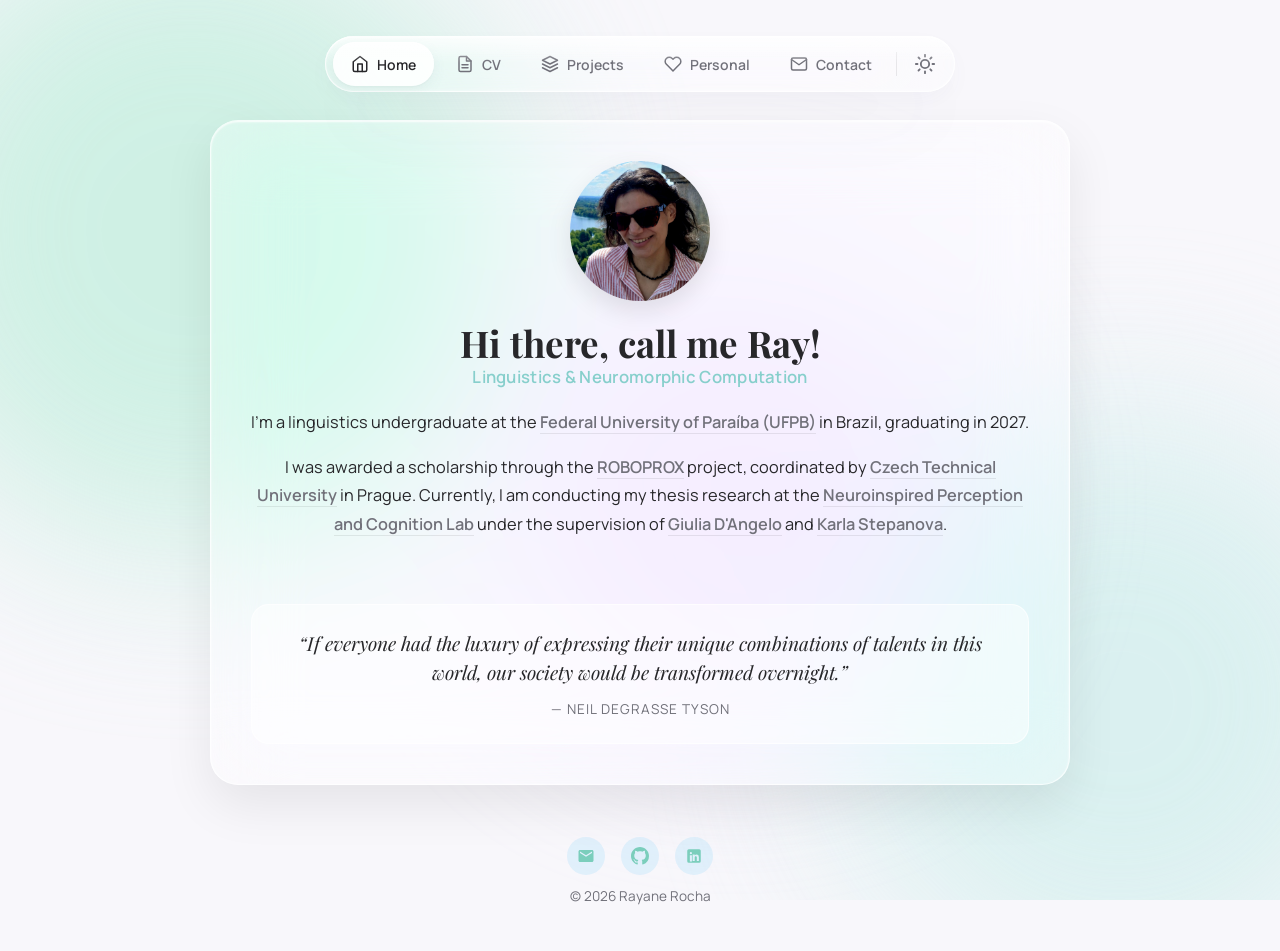
<file: index.html>
<!DOCTYPE html>
<html lang="en" data-theme="light">
<head>
    <meta charset="UTF-8">
    <meta name="viewport" content="width=device-width, initial-scale=1.0">
    <title>Rayane Rocha | Home</title>

    <!-- Apply the saved theme before paint so the page never flashes -->
    <script>(function(){var t=localStorage.getItem("theme")||"light";document.documentElement.setAttribute("data-theme",t);})();</script>

    <!-- Google Fonts: Inter & Playfair Display -->
    <link rel="preconnect" href="https://fonts.googleapis.com">
    <link rel="preconnect" href="https://fonts.gstatic.com" crossorigin>
    <link href="https://fonts.googleapis.com/css2?family=Manrope:wght@300;400;500;600;700;800&family=Playfair+Display:ital,wght@0,400;0,600;1,400&display=swap" rel="stylesheet">

    <!-- Styles -->
    <link rel="stylesheet" href="css/base.css">
    <link rel="stylesheet" href="css/nav.css">
    <link rel="stylesheet" href="css/content.css">
</head>
<body>

    <!-- Ambient mesh background blobs -->
    <div class="bg-mesh">
        <div class="blob blob-1"></div>
        <div class="blob blob-2"></div>
        <div class="blob blob-3"></div>
    </div>

    <div class="wrapper">

        <!-- ===== Shared navigation (keep identical on every page) ===== -->
        <nav class="liquid-nav" id="liquidNav">
            <div class="liquid-glare-container">
                <div class="liquid-glare" id="liquidGlare"></div>
            </div>

            <div class="nav-items">
                <a class="nav-btn" href="index.html" data-page="index">
                    <div class="btn-content">
                        <svg width="18" height="18" viewBox="0 0 24 24" fill="none" stroke="currentColor" stroke-width="2" stroke-linecap="round" stroke-linejoin="round">
                            <path d="M3 9l9-7 9 7v11a2 2 0 0 1-2 2H5a2 2 0 0 1-2-2z"></path>
                            <polyline points="9 22 9 12 15 12 15 22"></polyline>
                        </svg>
                        <span>Home</span>
                    </div>
                </a>

                <a class="nav-btn" href="cv.html" data-page="cv">
                    <div class="btn-content">
                        <svg width="18" height="18" viewBox="0 0 24 24" fill="none" stroke="currentColor" stroke-width="2" stroke-linecap="round" stroke-linejoin="round">
                            <path d="M14 2H6a2 2 0 0 0-2 2v16a2 2 0 0 0 2 2h12a2 2 0 0 0 2-2V8z"></path>
                            <polyline points="14 2 14 8 20 8"></polyline>
                            <line x1="16" y1="13" x2="8" y2="13"></line>
                            <line x1="16" y1="17" x2="8" y2="17"></line>
                        </svg>
                        <span>CV</span>
                    </div>
                </a>

                <a class="nav-btn" href="projects.html" data-page="projects">
                    <div class="btn-content">
                        <svg width="18" height="18" viewBox="0 0 24 24" fill="none" stroke="currentColor" stroke-width="2" stroke-linecap="round" stroke-linejoin="round">
                            <polygon points="12 2 2 7 12 12 22 7 12 2"></polygon>
                            <polyline points="2 17 12 22 22 17"></polyline>
                            <polyline points="2 12 12 17 22 12"></polyline>
                        </svg>
                        <span>Projects</span>
                    </div>
                </a>

                <a class="nav-btn" href="personal.html" data-page="personal">
                    <div class="btn-content">
                        <svg width="18" height="18" viewBox="0 0 24 24" fill="none" stroke="currentColor" stroke-width="2" stroke-linecap="round" stroke-linejoin="round">
                            <path d="M20.84 4.61a5.5 5.5 0 0 0-7.78 0L12 5.67l-1.06-1.06a5.5 5.5 0 0 0-7.78 7.78l1.06 1.06L12 21.23l7.78-7.78 1.06-1.06a5.5 5.5 0 0 0 0-7.78z"></path>
                        </svg>
                        <span>Personal</span>
                    </div>
                </a>

                <a class="nav-btn" href="contact.html" data-page="contact">
                    <div class="btn-content">
                        <svg width="18" height="18" viewBox="0 0 24 24" fill="none" stroke="currentColor" stroke-width="2" stroke-linecap="round" stroke-linejoin="round">
                            <path d="M4 4h16c1.1 0 2 .9 2 2v12c0 1.1-.9 2-2 2H4c-1.1 0-2-.9-2-2V6c0-1.1.9-2 2-2z"></path>
                            <polyline points="22,6 12,13 2,6"></polyline>
                        </svg>
                        <span>Contact</span>
                    </div>
                </a>
            </div>

            <div class="divider"></div>

            <button class="theme-btn" id="themeToggle" aria-label="Dark Mode Toggle">
                <div class="theme-icon-wrapper">
                    <svg class="sun" width="20" height="20" viewBox="0 0 24 24" fill="none" stroke="currentColor" stroke-linecap="round" stroke-linejoin="round">
                        <circle cx="12" cy="12" r="5"></circle>
                        <line x1="12" y1="1" x2="12" y2="3"></line>
                        <line x1="12" y1="21" x2="12" y2="23"></line>
                        <line x1="4.22" y1="4.22" x2="5.64" y2="5.64"></line>
                        <line x1="18.36" y1="18.36" x2="19.78" y2="19.78"></line>
                        <line x1="1" y1="12" x2="3" y2="12"></line>
                        <line x1="21" y1="12" x2="23" y2="12"></line>
                        <line x1="4.22" y1="19.78" x2="5.64" y2="18.36"></line>
                        <line x1="18.36" y1="5.64" x2="19.78" y2="4.22"></line>
                    </svg>
                    <svg class="moon" width="20" height="20" viewBox="0 0 24 24" fill="none" stroke="currentColor" stroke-linecap="round" stroke-linejoin="round">
                        <path d="M21 12.79A9 9 0 1 1 11.21 3 7 7 0 0 0 21 12.79z"></path>
                    </svg>
                </div>
            </button>
        </nav>
        <!-- ===== /Shared navigation ===== -->

        <!-- ===== Page content: HOME ===== -->
        <main class="main-content">
            <div class="hero-section">
                <img src="assets/profile_pic/rayane-profile-pic.jpg"
                     alt="Rayane Rocha"
                     class="profile-avatar"
                     onerror="this.src='https://placehold.co/150x150/e0c3fc/37352f?text=Ray';">

                <div>
                    <h1 class="bio-title">Hi there, call me Ray!</h1>
                    <span class="bio-subtitle">Linguistics &amp; Neuromorphic Computation</span>
                </div>

                <div class="bio-body">
                    <p>
                        I'm a linguistics undergraduate at the
                        <a href="https://www-ufpb-br.translate.goog/?_x_tr_sl=auto&_x_tr_tl=en&_x_tr_hl=pt-BR#" target="_blank" class="link">Federal University of Paraíba (UFPB)</a>
                        in Brazil, graduating in 2027.
                    </p>

                    <p>
                        I was awarded a scholarship through the
                        <a href="https://roboprox.eu/" target="_blank" class="link">ROBOPROX</a>
                        project, coordinated by
                        <a href="https://www.cvut.cz/en" target="_blank" class="link">Czech Technical University</a> in Prague. Currently, I am conducting my thesis research at the
                        <a href="https://giuliadangelo.github.io/html/npclab.html" target="_blank" class="link">Neuroinspired Perception and Cognition Lab</a> under the supervision of
                        <a href="https://giuliadangelo.github.io/" target="_blank" class="link">Giulia D'Angelo</a> and
                        <a href="http://karlastepanova.cz/" target="_blank" class="link">Karla Stepanova</a>.
                    </p>
                </div>

                <div class="quote-box">
                    <blockquote>
                        “If everyone had the luxury of expressing their unique combinations of talents in this world, our society would be transformed overnight.”
                    </blockquote>
                    <cite>— Neil DeGrasse Tyson</cite>
                </div>
            </div>
        </main>
        <!-- ===== /Page content ===== -->

        <!-- ===== Shared footer (keep identical on every page) ===== -->
        <footer>
            <div class="footer-socials">
                <a href="mailto:rayanerocha090@gmail.com" class="footer-icon-link" aria-label="Email">
                    <svg viewBox="0 0 24 24"><path d="M20 4H4c-1.1 0-2 .9-2 2v12c0 1.1.9 2 2 2h16c1.1 0 2-.9 2-2V6c0-1.1-.9-2-2-2zm0 4l-8 5-8-5V6l8 5 8-5v2z"/></svg>
                </a>
                <a href="https://github.com/peppermintbird" target="_blank" rel="noopener noreferrer" class="footer-icon-link" aria-label="GitHub">
                    <svg viewBox="0 0 24 24"><path d="M12 0C5.37 0 0 5.37 0 12c0 5.31 3.435 9.795 8.205 11.385.6.105.825-.255.825-.57 0-.285-.015-1.23-.015-2.235-3.015.555-3.795-.735-4.035-1.41-.135-.345-.72-1.41-1.23-1.695-.42-.225-1.02-.78-.015-.795.945-.015 1.62.87 1.845 1.23 1.08 1.815 2.805 1.305 3.495.99.105-.78.42-1.305.765-1.605-2.67-.3-5.46-1.335-5.46-5.925 0-1.305.465-2.385 1.23-3.225-.12-.3-.54-1.53.12-3.18 0 0 1.005-.315 3.3 1.23.96-.27 1.98-.405 3-.405s2.04.135 3 .405c2.295-1.56 3.3-1.23 3.3-1.23.66 1.65.24 2.88.12 3.18.765.84 1.23 1.905 1.23 3.225 0 4.605-2.805 5.625-5.475 5.925.435.375.81 1.095.81 2.22 0 1.605-.015 2.895-.015 3.3 0 .315.225.69.825.57A12.02 12.02 0 0024 12c0-6.63-5.37-12-12-12z"/></svg>
                </a>
                <a href="https://www.linkedin.com/in/rayane-rocha-ds/" target="_blank" rel="noopener noreferrer" class="footer-icon-link" aria-label="LinkedIn">
                    <svg viewBox="0 0 24 24"><path d="M19 3a2 2 0 0 1 2 2v14a2 2 0 0 1-2 2H5a2 2 0 0 1-2-2V5a2 2 0 0 1 2-2h14m-.5 15.5v-5.3a3.26 3.26 0 0 0-3.26-3.26c-.85 0-1.84.52-2.28 1.3v-1.11h-2.79v8.37h2.79v-4.93c0-.77.62-1.4 1.39-1.4a1.4 1.4 0 0 1 1.4 1.4v4.93h2.75M6.46 10.9v8.37H9.25V10.9H6.46M7.86 6.72a1.47 1.47 0 1 0 0 2.94 1.47 1.47 0 0 0 0-2.94z"/></svg>
                </a>
            </div>
            <span>© 2026 Rayane Rocha</span>
        </footer>
        <!-- ===== /Shared footer ===== -->

    </div>

    <script src="js/main.js"></script>
</body>
</html>
</file>
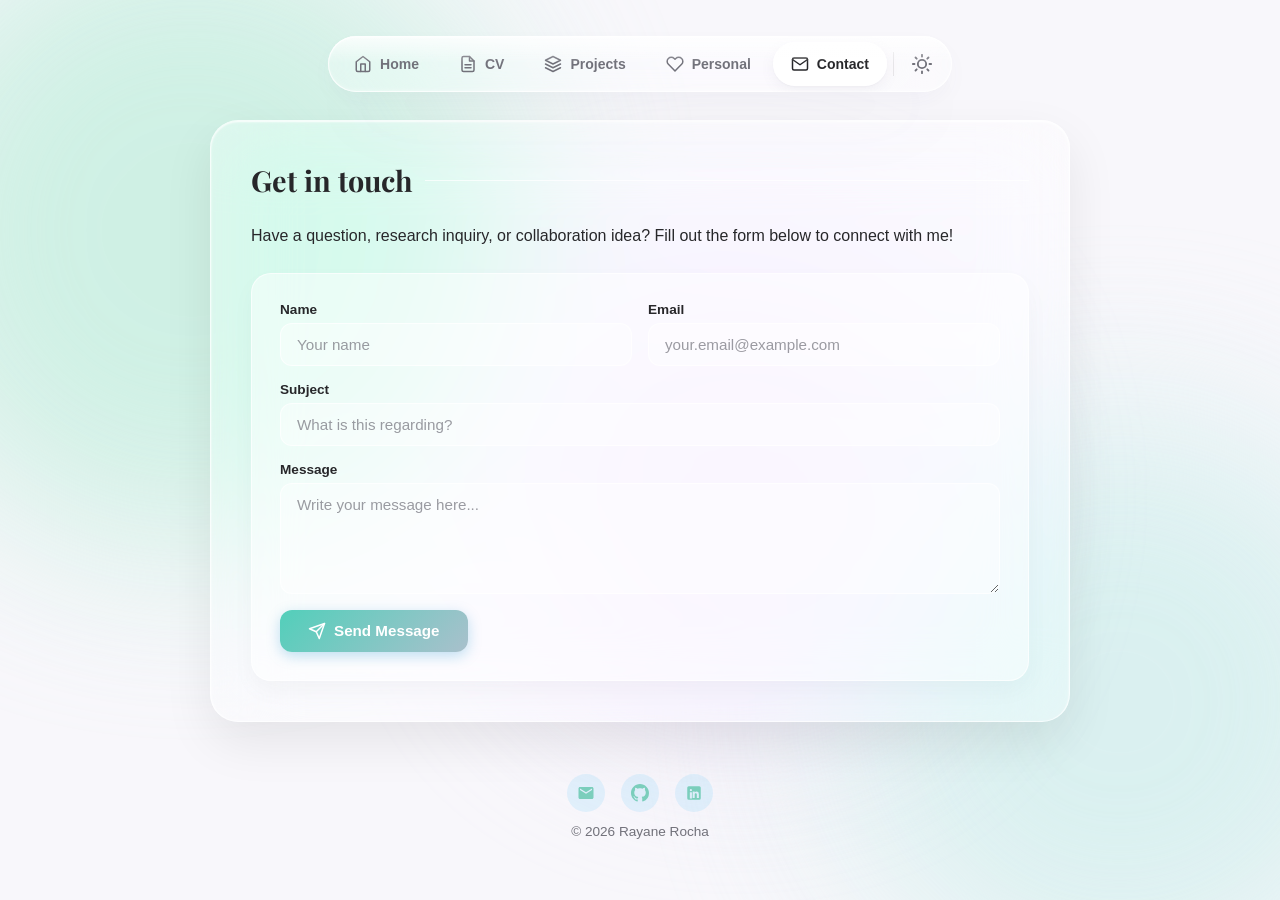
<file: contact.html>
<!DOCTYPE html>
<html lang="en" data-theme="light">
<head>
    <meta charset="UTF-8">
    <meta name="viewport" content="width=device-width, initial-scale=1.0">
    <title>Rayane Rocha | Contact</title>

    <!-- Apply the saved theme before paint so the page never flashes -->
    <script>(function(){var t=localStorage.getItem("theme")||"light";document.documentElement.setAttribute("data-theme",t);})();</script>

    <!-- Google Fonts: Inter & Playfair Display -->
    <link rel="preconnect" href="https://fonts.googleapis.com">
    <link rel="preconnect" href="https://fonts.gstatic.com" crossorigin>
    <link href="https://fonts.googleapis.com/css2?family=Inter:wght@300;400;500;600&family=Playfair+Display:ital,wght@0,400;0,600;1,400&display=swap" rel="stylesheet">

    <!-- Styles -->
    <link rel="stylesheet" href="css/base.css">
    <link rel="stylesheet" href="css/nav.css">
    <link rel="stylesheet" href="css/content.css">
</head>
<body>

    <!-- Ambient mesh background blobs -->
    <div class="bg-mesh">
        <div class="blob blob-1"></div>
        <div class="blob blob-2"></div>
        <div class="blob blob-3"></div>
    </div>

    <div class="wrapper">

        <!-- ===== Shared navigation (keep identical on every page) ===== -->
        <nav class="liquid-nav" id="liquidNav">
            <div class="liquid-glare-container">
                <div class="liquid-glare" id="liquidGlare"></div>
            </div>

            <div class="nav-items">
                <a class="nav-btn" href="index.html" data-page="index">
                    <div class="btn-content">
                        <svg width="18" height="18" viewBox="0 0 24 24" fill="none" stroke="currentColor" stroke-width="2" stroke-linecap="round" stroke-linejoin="round">
                            <path d="M3 9l9-7 9 7v11a2 2 0 0 1-2 2H5a2 2 0 0 1-2-2z"></path>
                            <polyline points="9 22 9 12 15 12 15 22"></polyline>
                        </svg>
                        <span>Home</span>
                    </div>
                </a>

                <a class="nav-btn" href="cv.html" data-page="cv">
                    <div class="btn-content">
                        <svg width="18" height="18" viewBox="0 0 24 24" fill="none" stroke="currentColor" stroke-width="2" stroke-linecap="round" stroke-linejoin="round">
                            <path d="M14 2H6a2 2 0 0 0-2 2v16a2 2 0 0 0 2 2h12a2 2 0 0 0 2-2V8z"></path>
                            <polyline points="14 2 14 8 20 8"></polyline>
                            <line x1="16" y1="13" x2="8" y2="13"></line>
                            <line x1="16" y1="17" x2="8" y2="17"></line>
                        </svg>
                        <span>CV</span>
                    </div>
                </a>

                <a class="nav-btn" href="projects.html" data-page="projects">
                    <div class="btn-content">
                        <svg width="18" height="18" viewBox="0 0 24 24" fill="none" stroke="currentColor" stroke-width="2" stroke-linecap="round" stroke-linejoin="round">
                            <polygon points="12 2 2 7 12 12 22 7 12 2"></polygon>
                            <polyline points="2 17 12 22 22 17"></polyline>
                            <polyline points="2 12 12 17 22 12"></polyline>
                        </svg>
                        <span>Projects</span>
                    </div>
                </a>

                <a class="nav-btn" href="personal.html" data-page="personal">
                    <div class="btn-content">
                        <svg width="18" height="18" viewBox="0 0 24 24" fill="none" stroke="currentColor" stroke-width="2" stroke-linecap="round" stroke-linejoin="round">
                            <path d="M20.84 4.61a5.5 5.5 0 0 0-7.78 0L12 5.67l-1.06-1.06a5.5 5.5 0 0 0-7.78 7.78l1.06 1.06L12 21.23l7.78-7.78 1.06-1.06a5.5 5.5 0 0 0 0-7.78z"></path>
                        </svg>
                        <span>Personal</span>
                    </div>
                </a>

                <a class="nav-btn" href="contact.html" data-page="contact">
                    <div class="btn-content">
                        <svg width="18" height="18" viewBox="0 0 24 24" fill="none" stroke="currentColor" stroke-width="2" stroke-linecap="round" stroke-linejoin="round">
                            <path d="M4 4h16c1.1 0 2 .9 2 2v12c0 1.1-.9 2-2 2H4c-1.1 0-2-.9-2-2V6c0-1.1.9-2 2-2z"></path>
                            <polyline points="22,6 12,13 2,6"></polyline>
                        </svg>
                        <span>Contact</span>
                    </div>
                </a>
            </div>

            <div class="divider"></div>

            <button class="theme-btn" id="themeToggle" aria-label="Dark Mode Toggle">
                <div class="theme-icon-wrapper">
                    <svg class="sun" width="20" height="20" viewBox="0 0 24 24" fill="none" stroke="currentColor" stroke-linecap="round" stroke-linejoin="round">
                        <circle cx="12" cy="12" r="5"></circle>
                        <line x1="12" y1="1" x2="12" y2="3"></line>
                        <line x1="12" y1="21" x2="12" y2="23"></line>
                        <line x1="4.22" y1="4.22" x2="5.64" y2="5.64"></line>
                        <line x1="18.36" y1="18.36" x2="19.78" y2="19.78"></line>
                        <line x1="1" y1="12" x2="3" y2="12"></line>
                        <line x1="21" y1="12" x2="23" y2="12"></line>
                        <line x1="4.22" y1="19.78" x2="5.64" y2="18.36"></line>
                        <line x1="18.36" y1="5.64" x2="19.78" y2="4.22"></line>
                    </svg>
                    <svg class="moon" width="20" height="20" viewBox="0 0 24 24" fill="none" stroke="currentColor" stroke-linecap="round" stroke-linejoin="round">
                        <path d="M21 12.79A9 9 0 1 1 11.21 3 7 7 0 0 0 21 12.79z"></path>
                    </svg>
                </div>
            </button>
        </nav>
        <!-- ===== /Shared navigation ===== -->

        <!-- ===== Page content ===== -->
        <main class="main-content">
            <h2 class="section-title">Get in touch</h2>
            <p style="margin-bottom: 24px; color: var(--text-color); line-height: 1.6;">
                Have a question, research inquiry, or collaboration idea? Fill out the form below to connect with me!
            </p>

            <form class="contact-form" id="contactForm">
                <div class="form-row">
                    <div class="form-group">
                        <label for="contactName">Name</label>
                        <input type="text" id="contactName" name="name" placeholder="Your name" required>
                    </div>
                    <div class="form-group">
                        <label for="contactEmail">Email</label>
                        <input type="email" id="contactEmail" name="email" placeholder="your.email@example.com" required>
                    </div>
                </div>
                <div class="form-group">
                    <label for="contactSubject">Subject</label>
                    <input type="text" id="contactSubject" name="subject" placeholder="What is this regarding?" required>
                </div>
                <div class="form-group">
                    <label for="contactMessage">Message</label>
                    <textarea id="contactMessage" name="message" rows="5" placeholder="Write your message here..." required></textarea>
                </div>

                <button type="submit" class="submit-btn" id="submitBtn">
                    <svg width="18" height="18" viewBox="0 0 24 24" fill="none" stroke="currentColor" stroke-width="2" stroke-linecap="round" stroke-linejoin="round">
                        <line x1="22" y1="2" x2="11" y2="13"></line>
                        <polygon points="22 2 15 22 11 13 2 9 22 2"></polygon>
                    </svg>
                    <span>Send Message</span>
                </button>

                <div class="form-status" id="formStatus"></div>
            </form>
        </main>
        <!-- ===== /Page content ===== -->

        <!-- ===== Shared footer (keep identical on every page) ===== -->
        <footer>
            <div class="footer-socials">
                <a href="mailto:rayanerocha090@gmail.com" class="footer-icon-link" aria-label="Email">
                    <svg viewBox="0 0 24 24"><path d="M20 4H4c-1.1 0-2 .9-2 2v12c0 1.1.9 2 2 2h16c1.1 0 2-.9 2-2V6c0-1.1-.9-2-2-2zm0 4l-8 5-8-5V6l8 5 8-5v2z"/></svg>
                </a>
                <a href="https://github.com/peppermintbird" target="_blank" rel="noopener noreferrer" class="footer-icon-link" aria-label="GitHub">
                    <svg viewBox="0 0 24 24"><path d="M12 0C5.37 0 0 5.37 0 12c0 5.31 3.435 9.795 8.205 11.385.6.105.825-.255.825-.57 0-.285-.015-1.23-.015-2.235-3.015.555-3.795-.735-4.035-1.41-.135-.345-.72-1.41-1.23-1.695-.42-.225-1.02-.78-.015-.795.945-.015 1.62.87 1.845 1.23 1.08 1.815 2.805 1.305 3.495.99.105-.78.42-1.305.765-1.605-2.67-.3-5.46-1.335-5.46-5.925 0-1.305.465-2.385 1.23-3.225-.12-.3-.54-1.53.12-3.18 0 0 1.005-.315 3.3 1.23.96-.27 1.98-.405 3-.405s2.04.135 3 .405c2.295-1.56 3.3-1.23 3.3-1.23.66 1.65.24 2.88.12 3.18.765.84 1.23 1.905 1.23 3.225 0 4.605-2.805 5.625-5.475 5.925.435.375.81 1.095.81 2.22 0 1.605-.015 2.895-.015 3.3 0 .315.225.69.825.57A12.02 12.02 0 0024 12c0-6.63-5.37-12-12-12z"/></svg>
                </a>
                <a href="https://www.linkedin.com/in/rayane-rocha-ds/" target="_blank" rel="noopener noreferrer" class="footer-icon-link" aria-label="LinkedIn">
                    <svg viewBox="0 0 24 24"><path d="M19 3a2 2 0 0 1 2 2v14a2 2 0 0 1-2 2H5a2 2 0 0 1-2-2V5a2 2 0 0 1 2-2h14m-.5 15.5v-5.3a3.26 3.26 0 0 0-3.26-3.26c-.85 0-1.84.52-2.28 1.3v-1.11h-2.79v8.37h2.79v-4.93c0-.77.62-1.4 1.39-1.4a1.4 1.4 0 0 1 1.4 1.4v4.93h2.75M6.46 10.9v8.37H9.25V10.9H6.46M7.86 6.72a1.47 1.47 0 1 0 0 2.94 1.47 1.47 0 0 0 0-2.94z"/></svg>
                </a>
            </div>
            <span>© 2026 Rayane Rocha</span>
        </footer>
        <!-- ===== /Shared footer ===== -->

    </div>

    <script src="js/main.js"></script>
    <script src="js/contact.js"></script>
</body>
</html>
</file>
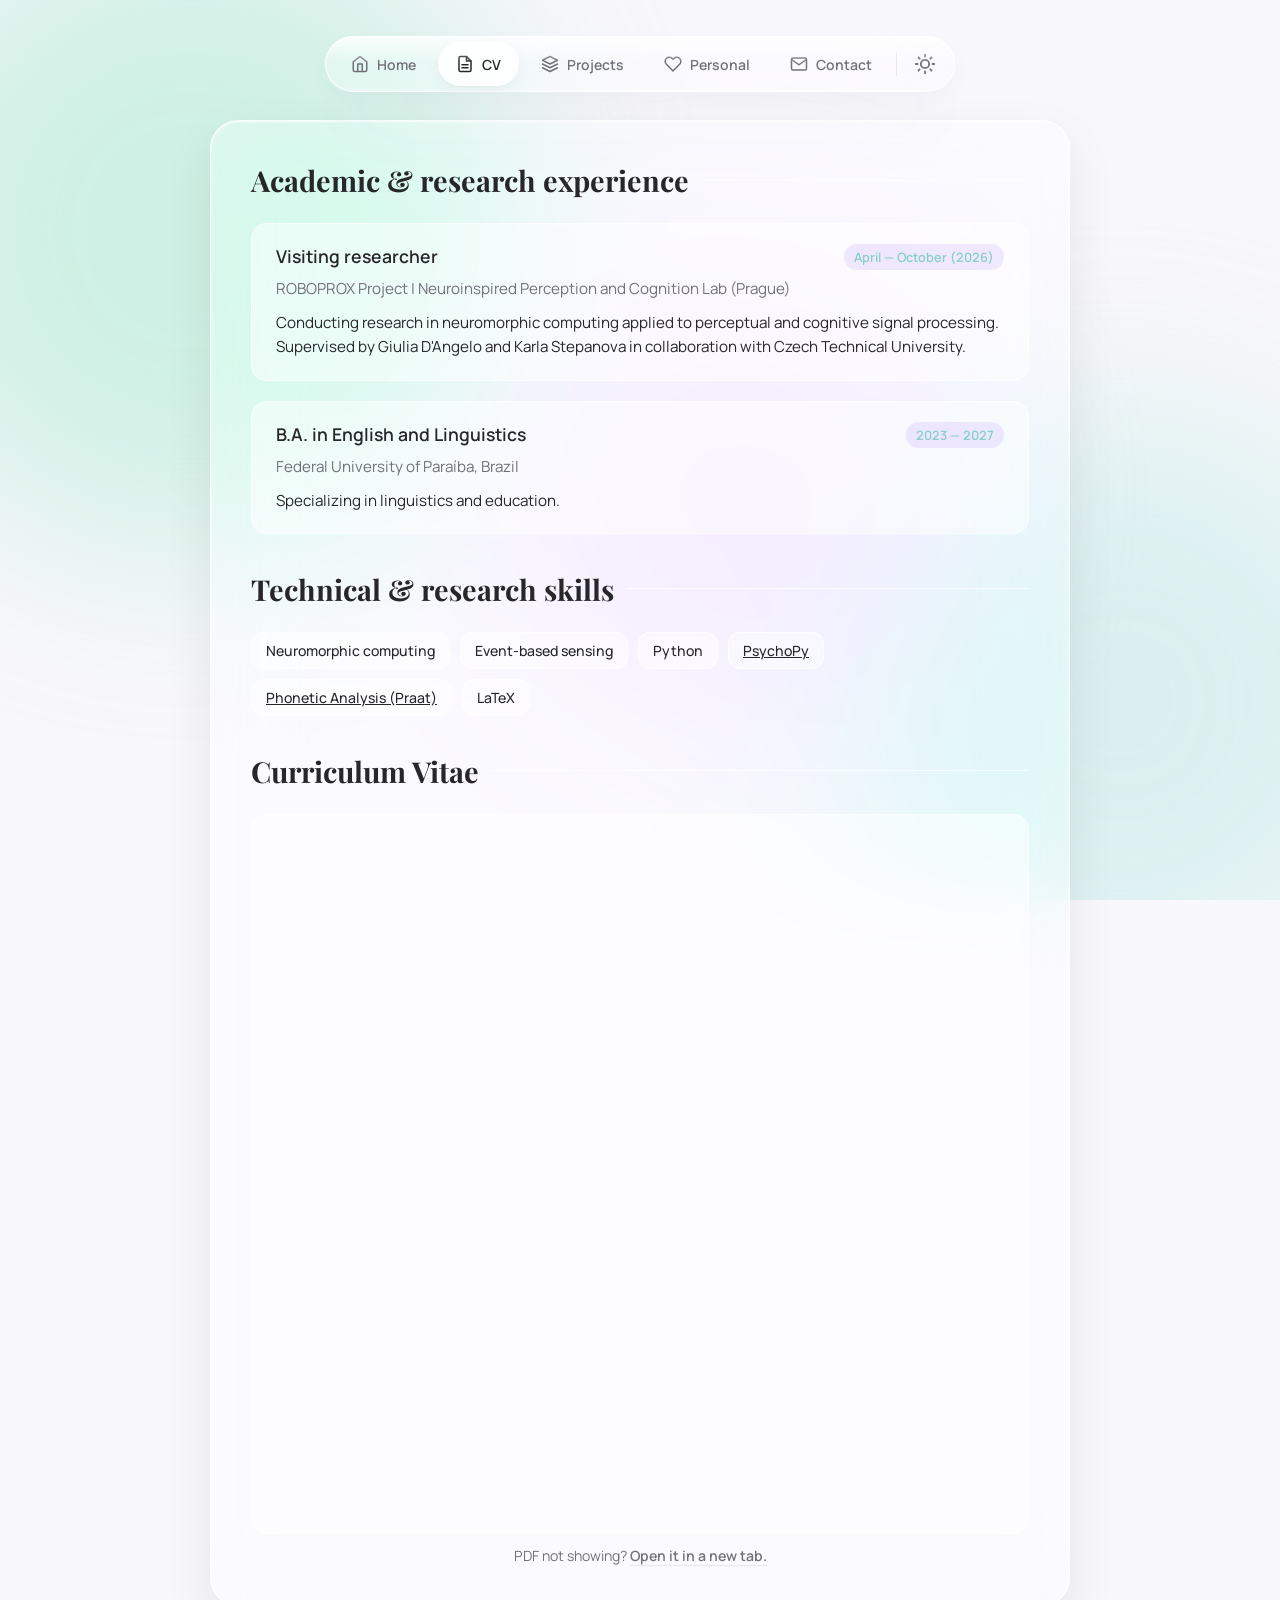
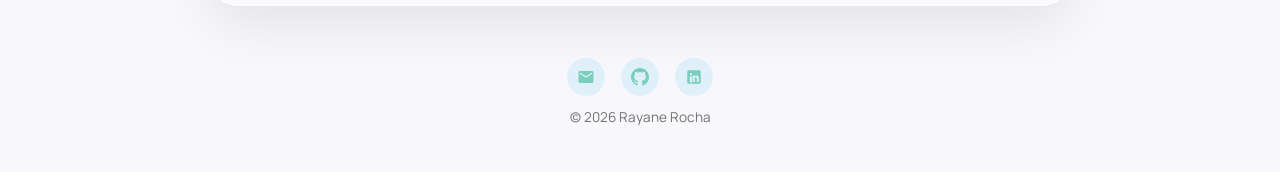
<file: cv.html>
<!DOCTYPE html>
<html lang="en" data-theme="light">
<head>
    <meta charset="UTF-8">
    <meta name="viewport" content="width=device-width, initial-scale=1.0">
    <title>Rayane Rocha | CV</title>

    <!-- Apply the saved theme before paint so the page never flashes -->
    <script>(function(){var t=localStorage.getItem("theme")||"light";document.documentElement.setAttribute("data-theme",t);})();</script>

    <!-- Google Fonts: Inter & Playfair Display -->
    <link rel="preconnect" href="https://fonts.googleapis.com">
    <link rel="preconnect" href="https://fonts.gstatic.com" crossorigin>
    <link href="https://fonts.googleapis.com/css2?family=Manrope:wght@300;400;500;600;700;800&family=Playfair+Display:ital,wght@0,400;0,600;1,400&display=swap" rel="stylesheet">

    <!-- Styles -->
    <link rel="stylesheet" href="css/base.css">
    <link rel="stylesheet" href="css/nav.css">
    <link rel="stylesheet" href="css/content.css">
</head>
<body>

    <!-- Ambient mesh background blobs -->
    <div class="bg-mesh">
        <div class="blob blob-1"></div>
        <div class="blob blob-2"></div>
        <div class="blob blob-3"></div>
    </div>

    <div class="wrapper">

        <!-- ===== Shared navigation (keep identical on every page) ===== -->
        <nav class="liquid-nav" id="liquidNav">
            <div class="liquid-glare-container">
                <div class="liquid-glare" id="liquidGlare"></div>
            </div>

            <div class="nav-items">
                <a class="nav-btn" href="index.html" data-page="index">
                    <div class="btn-content">
                        <svg width="18" height="18" viewBox="0 0 24 24" fill="none" stroke="currentColor" stroke-width="2" stroke-linecap="round" stroke-linejoin="round">
                            <path d="M3 9l9-7 9 7v11a2 2 0 0 1-2 2H5a2 2 0 0 1-2-2z"></path>
                            <polyline points="9 22 9 12 15 12 15 22"></polyline>
                        </svg>
                        <span>Home</span>
                    </div>
                </a>

                <a class="nav-btn" href="cv.html" data-page="cv">
                    <div class="btn-content">
                        <svg width="18" height="18" viewBox="0 0 24 24" fill="none" stroke="currentColor" stroke-width="2" stroke-linecap="round" stroke-linejoin="round">
                            <path d="M14 2H6a2 2 0 0 0-2 2v16a2 2 0 0 0 2 2h12a2 2 0 0 0 2-2V8z"></path>
                            <polyline points="14 2 14 8 20 8"></polyline>
                            <line x1="16" y1="13" x2="8" y2="13"></line>
                            <line x1="16" y1="17" x2="8" y2="17"></line>
                        </svg>
                        <span>CV</span>
                    </div>
                </a>

                <a class="nav-btn" href="projects.html" data-page="projects">
                    <div class="btn-content">
                        <svg width="18" height="18" viewBox="0 0 24 24" fill="none" stroke="currentColor" stroke-width="2" stroke-linecap="round" stroke-linejoin="round">
                            <polygon points="12 2 2 7 12 12 22 7 12 2"></polygon>
                            <polyline points="2 17 12 22 22 17"></polyline>
                            <polyline points="2 12 12 17 22 12"></polyline>
                        </svg>
                        <span>Projects</span>
                    </div>
                </a>

                <a class="nav-btn" href="personal.html" data-page="personal">
                    <div class="btn-content">
                        <svg width="18" height="18" viewBox="0 0 24 24" fill="none" stroke="currentColor" stroke-width="2" stroke-linecap="round" stroke-linejoin="round">
                            <path d="M20.84 4.61a5.5 5.5 0 0 0-7.78 0L12 5.67l-1.06-1.06a5.5 5.5 0 0 0-7.78 7.78l1.06 1.06L12 21.23l7.78-7.78 1.06-1.06a5.5 5.5 0 0 0 0-7.78z"></path>
                        </svg>
                        <span>Personal</span>
                    </div>
                </a>

                <a class="nav-btn" href="contact.html" data-page="contact">
                    <div class="btn-content">
                        <svg width="18" height="18" viewBox="0 0 24 24" fill="none" stroke="currentColor" stroke-width="2" stroke-linecap="round" stroke-linejoin="round">
                            <path d="M4 4h16c1.1 0 2 .9 2 2v12c0 1.1-.9 2-2 2H4c-1.1 0-2-.9-2-2V6c0-1.1.9-2 2-2z"></path>
                            <polyline points="22,6 12,13 2,6"></polyline>
                        </svg>
                        <span>Contact</span>
                    </div>
                </a>
            </div>

            <div class="divider"></div>

            <button class="theme-btn" id="themeToggle" aria-label="Dark Mode Toggle">
                <div class="theme-icon-wrapper">
                    <svg class="sun" width="20" height="20" viewBox="0 0 24 24" fill="none" stroke="currentColor" stroke-linecap="round" stroke-linejoin="round">
                        <circle cx="12" cy="12" r="5"></circle>
                        <line x1="12" y1="1" x2="12" y2="3"></line>
                        <line x1="12" y1="21" x2="12" y2="23"></line>
                        <line x1="4.22" y1="4.22" x2="5.64" y2="5.64"></line>
                        <line x1="18.36" y1="18.36" x2="19.78" y2="19.78"></line>
                        <line x1="1" y1="12" x2="3" y2="12"></line>
                        <line x1="21" y1="12" x2="23" y2="12"></line>
                        <line x1="4.22" y1="19.78" x2="5.64" y2="18.36"></line>
                        <line x1="18.36" y1="5.64" x2="19.78" y2="4.22"></line>
                    </svg>
                    <svg class="moon" width="20" height="20" viewBox="0 0 24 24" fill="none" stroke="currentColor" stroke-linecap="round" stroke-linejoin="round">
                        <path d="M21 12.79A9 9 0 1 1 11.21 3 7 7 0 0 0 21 12.79z"></path>
                    </svg>
                </div>
            </button>
        </nav>
        <!-- ===== /Shared navigation ===== -->

        <!-- ===== Page content ===== -->
        <main class="main-content">
            <h2 class="section-title">Academic &amp; research experience</h2>

            <div class="timeline">
                <div class="timeline-item">
                    <div class="timeline-header">
                        <span class="timeline-title">Visiting researcher</span>
                        <span class="timeline-badge">April — October (2026)</span>
                    </div>
                    <div class="timeline-org">ROBOPROX Project | Neuroinspired Perception and Cognition Lab (Prague)</div>
                    <div class="timeline-desc">
                        Conducting research in neuromorphic computing applied to perceptual and cognitive signal processing. Supervised by Giulia D'Angelo and Karla Stepanova in collaboration with Czech Technical University.
                    </div>
                </div>

                <div class="timeline-item">
                    <div class="timeline-header">
                        <span class="timeline-title">B.A. in English and Linguistics</span>
                        <span class="timeline-badge">2023 — 2027</span>
                    </div>
                    <div class="timeline-org">Federal University of Paraíba, Brazil</div>
                    <div class="timeline-desc">
                        Specializing in linguistics and education.
                    </div>
                </div>
            </div>

            <h2 class="section-title" style="margin-top: 36px;">Technical &amp; research skills</h2>
            <div class="skills-grid">
                <span class="skill-pill">Neuromorphic computing</span>
                <span class="skill-pill">Event-based sensing</span>
                <span class="skill-pill">Python</span>
                <a href="https://www.psychopy.org/" target="_blank" rel="noopener noreferrer" class="skill-pill">PsychoPy</a>
                <a href="https://www.fon.hum.uva.nl/praat/" target="_blank" rel="noopener noreferrer" class="skill-pill">Phonetic Analysis (Praat)</a>
                <span class="skill-pill">LaTeX</span>

            </div>

            <h2 class="section-title" style="margin-top: 36px;">Curriculum Vitae</h2>
            <div class="pdf-embed">
                <iframe src="assets/cv/CV_RAYANE_ROCHA_JUL_2026.pdf" title="Rayane Rocha — CV (PDF)"></iframe>
            </div>
            <p class="pdf-fallback">
                PDF not showing? <a href="assets/cv/CV_RAYANE_ROCHA_JUL_2026.pdf" target="_blank" rel="noopener" class="link">Open it in a new tab.</a>
            </p>
        </main>
        <!-- ===== /Page content ===== -->

        <!-- ===== Shared footer (keep identical on every page) ===== -->
        <footer>
            <div class="footer-socials">
                <a href="mailto:rayanerocha090@gmail.com" class="footer-icon-link" aria-label="Email">
                    <svg viewBox="0 0 24 24"><path d="M20 4H4c-1.1 0-2 .9-2 2v12c0 1.1.9 2 2 2h16c1.1 0 2-.9 2-2V6c0-1.1-.9-2-2-2zm0 4l-8 5-8-5V6l8 5 8-5v2z"/></svg>
                </a>
                <a href="https://github.com/peppermintbird" target="_blank" rel="noopener noreferrer" class="footer-icon-link" aria-label="GitHub">
                    <svg viewBox="0 0 24 24"><path d="M12 0C5.37 0 0 5.37 0 12c0 5.31 3.435 9.795 8.205 11.385.6.105.825-.255.825-.57 0-.285-.015-1.23-.015-2.235-3.015.555-3.795-.735-4.035-1.41-.135-.345-.72-1.41-1.23-1.695-.42-.225-1.02-.78-.015-.795.945-.015 1.62.87 1.845 1.23 1.08 1.815 2.805 1.305 3.495.99.105-.78.42-1.305.765-1.605-2.67-.3-5.46-1.335-5.46-5.925 0-1.305.465-2.385 1.23-3.225-.12-.3-.54-1.53.12-3.18 0 0 1.005-.315 3.3 1.23.96-.27 1.98-.405 3-.405s2.04.135 3 .405c2.295-1.56 3.3-1.23 3.3-1.23.66 1.65.24 2.88.12 3.18.765.84 1.23 1.905 1.23 3.225 0 4.605-2.805 5.625-5.475 5.925.435.375.81 1.095.81 2.22 0 1.605-.015 2.895-.015 3.3 0 .315.225.69.825.57A12.02 12.02 0 0024 12c0-6.63-5.37-12-12-12z"/></svg>
                </a>
                <a href="https://www.linkedin.com/in/rayane-rocha-ds/" target="_blank" rel="noopener noreferrer" class="footer-icon-link" aria-label="LinkedIn">
                    <svg viewBox="0 0 24 24"><path d="M19 3a2 2 0 0 1 2 2v14a2 2 0 0 1-2 2H5a2 2 0 0 1-2-2V5a2 2 0 0 1 2-2h14m-.5 15.5v-5.3a3.26 3.26 0 0 0-3.26-3.26c-.85 0-1.84.52-2.28 1.3v-1.11h-2.79v8.37h2.79v-4.93c0-.77.62-1.4 1.39-1.4a1.4 1.4 0 0 1 1.4 1.4v4.93h2.75M6.46 10.9v8.37H9.25V10.9H6.46M7.86 6.72a1.47 1.47 0 1 0 0 2.94 1.47 1.47 0 0 0 0-2.94z"/></svg>
                </a>
            </div>
            <span>© 2026 Rayane Rocha</span>
        </footer>
        <!-- ===== /Shared footer ===== -->

    </div>

    <script src="js/main.js"></script>
</body>
</html>
</file>
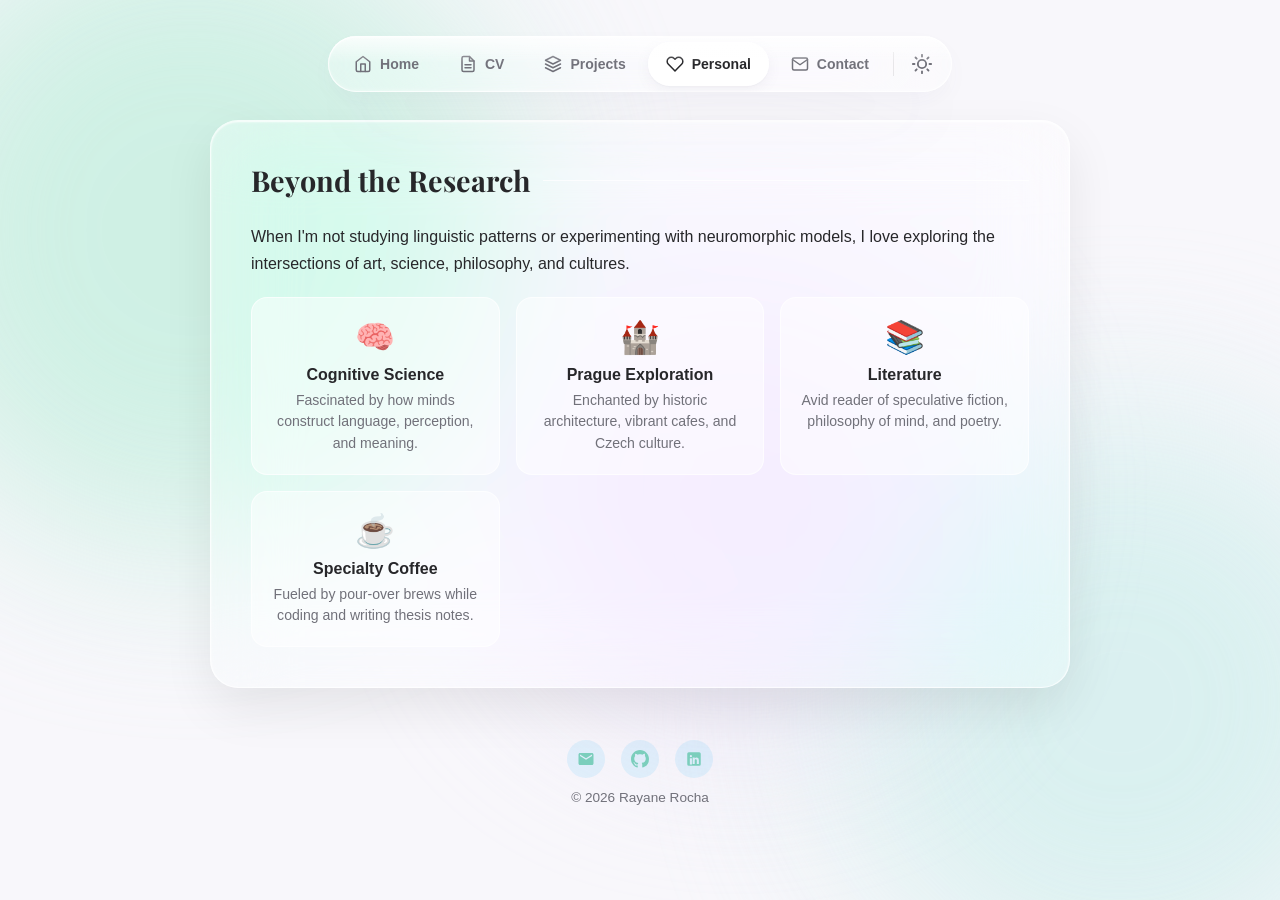
<file: personal.html>
<!DOCTYPE html>
<html lang="en" data-theme="light">
<head>
    <meta charset="UTF-8">
    <meta name="viewport" content="width=device-width, initial-scale=1.0">
    <title>Rayane Rocha | Personal</title>

    <!-- Apply the saved theme before paint so the page never flashes -->
    <script>(function(){var t=localStorage.getItem("theme")||"light";document.documentElement.setAttribute("data-theme",t);})();</script>

    <!-- Google Fonts: Inter & Playfair Display -->
    <link rel="preconnect" href="https://fonts.googleapis.com">
    <link rel="preconnect" href="https://fonts.gstatic.com" crossorigin>
    <link href="https://fonts.googleapis.com/css2?family=Inter:wght@300;400;500;600&family=Playfair+Display:ital,wght@0,400;0,600;1,400&display=swap" rel="stylesheet">

    <!-- Styles -->
    <link rel="stylesheet" href="css/base.css">
    <link rel="stylesheet" href="css/nav.css">
    <link rel="stylesheet" href="css/content.css">
</head>
<body>

    <!-- Ambient mesh background blobs -->
    <div class="bg-mesh">
        <div class="blob blob-1"></div>
        <div class="blob blob-2"></div>
        <div class="blob blob-3"></div>
    </div>

    <div class="wrapper">

        <!-- ===== Shared navigation (keep identical on every page) ===== -->
        <nav class="liquid-nav" id="liquidNav">
            <div class="liquid-glare-container">
                <div class="liquid-glare" id="liquidGlare"></div>
            </div>

            <div class="nav-items">
                <a class="nav-btn" href="index.html" data-page="index">
                    <div class="btn-content">
                        <svg width="18" height="18" viewBox="0 0 24 24" fill="none" stroke="currentColor" stroke-width="2" stroke-linecap="round" stroke-linejoin="round">
                            <path d="M3 9l9-7 9 7v11a2 2 0 0 1-2 2H5a2 2 0 0 1-2-2z"></path>
                            <polyline points="9 22 9 12 15 12 15 22"></polyline>
                        </svg>
                        <span>Home</span>
                    </div>
                </a>

                <a class="nav-btn" href="cv.html" data-page="cv">
                    <div class="btn-content">
                        <svg width="18" height="18" viewBox="0 0 24 24" fill="none" stroke="currentColor" stroke-width="2" stroke-linecap="round" stroke-linejoin="round">
                            <path d="M14 2H6a2 2 0 0 0-2 2v16a2 2 0 0 0 2 2h12a2 2 0 0 0 2-2V8z"></path>
                            <polyline points="14 2 14 8 20 8"></polyline>
                            <line x1="16" y1="13" x2="8" y2="13"></line>
                            <line x1="16" y1="17" x2="8" y2="17"></line>
                        </svg>
                        <span>CV</span>
                    </div>
                </a>

                <a class="nav-btn" href="projects.html" data-page="projects">
                    <div class="btn-content">
                        <svg width="18" height="18" viewBox="0 0 24 24" fill="none" stroke="currentColor" stroke-width="2" stroke-linecap="round" stroke-linejoin="round">
                            <polygon points="12 2 2 7 12 12 22 7 12 2"></polygon>
                            <polyline points="2 17 12 22 22 17"></polyline>
                            <polyline points="2 12 12 17 22 12"></polyline>
                        </svg>
                        <span>Projects</span>
                    </div>
                </a>

                <a class="nav-btn" href="personal.html" data-page="personal">
                    <div class="btn-content">
                        <svg width="18" height="18" viewBox="0 0 24 24" fill="none" stroke="currentColor" stroke-width="2" stroke-linecap="round" stroke-linejoin="round">
                            <path d="M20.84 4.61a5.5 5.5 0 0 0-7.78 0L12 5.67l-1.06-1.06a5.5 5.5 0 0 0-7.78 7.78l1.06 1.06L12 21.23l7.78-7.78 1.06-1.06a5.5 5.5 0 0 0 0-7.78z"></path>
                        </svg>
                        <span>Personal</span>
                    </div>
                </a>

                <a class="nav-btn" href="contact.html" data-page="contact">
                    <div class="btn-content">
                        <svg width="18" height="18" viewBox="0 0 24 24" fill="none" stroke="currentColor" stroke-width="2" stroke-linecap="round" stroke-linejoin="round">
                            <path d="M4 4h16c1.1 0 2 .9 2 2v12c0 1.1-.9 2-2 2H4c-1.1 0-2-.9-2-2V6c0-1.1.9-2 2-2z"></path>
                            <polyline points="22,6 12,13 2,6"></polyline>
                        </svg>
                        <span>Contact</span>
                    </div>
                </a>
            </div>

            <div class="divider"></div>

            <button class="theme-btn" id="themeToggle" aria-label="Dark Mode Toggle">
                <div class="theme-icon-wrapper">
                    <svg class="sun" width="20" height="20" viewBox="0 0 24 24" fill="none" stroke="currentColor" stroke-linecap="round" stroke-linejoin="round">
                        <circle cx="12" cy="12" r="5"></circle>
                        <line x1="12" y1="1" x2="12" y2="3"></line>
                        <line x1="12" y1="21" x2="12" y2="23"></line>
                        <line x1="4.22" y1="4.22" x2="5.64" y2="5.64"></line>
                        <line x1="18.36" y1="18.36" x2="19.78" y2="19.78"></line>
                        <line x1="1" y1="12" x2="3" y2="12"></line>
                        <line x1="21" y1="12" x2="23" y2="12"></line>
                        <line x1="4.22" y1="19.78" x2="5.64" y2="18.36"></line>
                        <line x1="18.36" y1="5.64" x2="19.78" y2="4.22"></line>
                    </svg>
                    <svg class="moon" width="20" height="20" viewBox="0 0 24 24" fill="none" stroke="currentColor" stroke-linecap="round" stroke-linejoin="round">
                        <path d="M21 12.79A9 9 0 1 1 11.21 3 7 7 0 0 0 21 12.79z"></path>
                    </svg>
                </div>
            </button>
        </nav>
        <!-- ===== /Shared navigation ===== -->

        <!-- ===== Page content ===== -->
        <main class="main-content">
            <h2 class="section-title">Beyond the Research</h2>
            <p style="line-height: 1.7; color: var(--text-color); margin-bottom: 20px;">
                When I'm not studying linguistic patterns or experimenting with neuromorphic models, I love exploring the intersections of art, science, philosophy, and cultures.
            </p>

            <div class="personal-grid">
                <div class="interest-card">
                    <div class="interest-icon">🧠</div>
                    <div class="interest-title">Cognitive Science</div>
                    <div class="interest-desc">Fascinated by how minds construct language, perception, and meaning.</div>
                </div>

                <div class="interest-card">
                    <div class="interest-icon">🏰</div>
                    <div class="interest-title">Prague Exploration</div>
                    <div class="interest-desc">Enchanted by historic architecture, vibrant cafes, and Czech culture.</div>
                </div>

                <div class="interest-card">
                    <div class="interest-icon">📚</div>
                    <div class="interest-title">Literature</div>
                    <div class="interest-desc">Avid reader of speculative fiction, philosophy of mind, and poetry.</div>
                </div>

                <div class="interest-card">
                    <div class="interest-icon">☕</div>
                    <div class="interest-title">Specialty Coffee</div>
                    <div class="interest-desc">Fueled by pour-over brews while coding and writing thesis notes.</div>
                </div>
            </div>
        </main>
        <!-- ===== /Page content ===== -->

        <!-- ===== Shared footer (keep identical on every page) ===== -->
        <footer>
            <div class="footer-socials">
                <a href="mailto:rayanerocha090@gmail.com" class="footer-icon-link" aria-label="Email">
                    <svg viewBox="0 0 24 24"><path d="M20 4H4c-1.1 0-2 .9-2 2v12c0 1.1.9 2 2 2h16c1.1 0 2-.9 2-2V6c0-1.1-.9-2-2-2zm0 4l-8 5-8-5V6l8 5 8-5v2z"/></svg>
                </a>
                <a href="https://github.com/peppermintbird" target="_blank" rel="noopener noreferrer" class="footer-icon-link" aria-label="GitHub">
                    <svg viewBox="0 0 24 24"><path d="M12 0C5.37 0 0 5.37 0 12c0 5.31 3.435 9.795 8.205 11.385.6.105.825-.255.825-.57 0-.285-.015-1.23-.015-2.235-3.015.555-3.795-.735-4.035-1.41-.135-.345-.72-1.41-1.23-1.695-.42-.225-1.02-.78-.015-.795.945-.015 1.62.87 1.845 1.23 1.08 1.815 2.805 1.305 3.495.99.105-.78.42-1.305.765-1.605-2.67-.3-5.46-1.335-5.46-5.925 0-1.305.465-2.385 1.23-3.225-.12-.3-.54-1.53.12-3.18 0 0 1.005-.315 3.3 1.23.96-.27 1.98-.405 3-.405s2.04.135 3 .405c2.295-1.56 3.3-1.23 3.3-1.23.66 1.65.24 2.88.12 3.18.765.84 1.23 1.905 1.23 3.225 0 4.605-2.805 5.625-5.475 5.925.435.375.81 1.095.81 2.22 0 1.605-.015 2.895-.015 3.3 0 .315.225.69.825.57A12.02 12.02 0 0024 12c0-6.63-5.37-12-12-12z"/></svg>
                </a>
                <a href="https://www.linkedin.com/in/rayane-rocha-ds/" target="_blank" rel="noopener noreferrer" class="footer-icon-link" aria-label="LinkedIn">
                    <svg viewBox="0 0 24 24"><path d="M19 3a2 2 0 0 1 2 2v14a2 2 0 0 1-2 2H5a2 2 0 0 1-2-2V5a2 2 0 0 1 2-2h14m-.5 15.5v-5.3a3.26 3.26 0 0 0-3.26-3.26c-.85 0-1.84.52-2.28 1.3v-1.11h-2.79v8.37h2.79v-4.93c0-.77.62-1.4 1.39-1.4a1.4 1.4 0 0 1 1.4 1.4v4.93h2.75M6.46 10.9v8.37H9.25V10.9H6.46M7.86 6.72a1.47 1.47 0 1 0 0 2.94 1.47 1.47 0 0 0 0-2.94z"/></svg>
                </a>
            </div>
            <span>© 2026 Rayane Rocha</span>
        </footer>
        <!-- ===== /Shared footer ===== -->

    </div>

    <script src="js/main.js"></script>
</body>
</html>
</file>
<file: css/base.css>
/* =========================================================
   BASE — theme variables, reset, body, animated background
   ========================================================= */

:root {
    /* Ambient mesh background — soft pastel palette */
    --bg-color: #f8f7fb;
    --blob-1: #c2eedd;
    --blob-2: #d0eeec;
    --blob-3: #e8dff5;
    --blob-opacity: 0.75;

    /* Apple Liquid Glass — Light Mode */
    --glass-bg: rgba(255, 255, 255, 0.38);
    --glass-border: rgba(255, 255, 255, 0.7);
    --glass-shadow: rgba(120, 120, 150, 0.08);
    --glass-highlight: rgba(255, 255, 255, 0.95);
    --glass-caustic: rgba(255, 255, 255, 0.5);
    --reflection-start: rgba(255, 255, 255, 0.75);
    --reflection-end: rgba(255, 255, 255, 0.0);
    --glare-color: rgba(255, 255, 255, 0.65);

    /* Active pill & icons */
    --pill-bg: rgba(255, 255, 255, 0.88);
    --pill-shadow: 0 4px 14px rgba(120, 120, 140, 0.08), 0 1px 2px rgba(0,0,0,0.03), inset 0 1px 1px rgba(255,255,255,0.95);
    --icon-color: #71717a;
    --icon-active: #27272a;
    --text-color: #27272a;
    --text-secondary: #71717a;
    --accent-color: #87cfcc;
    --accent-light: rgba(139, 92, 246, 0.12);
    --divider: rgba(0, 0, 0, 0.08);

    --card-bg: rgba(255, 255, 255, 0.48);
    --card-border: rgba(255, 255, 255, 0.65);
}

[data-theme="dark"] {
    /* Apple Liquid Glass — Dark Mode (muted pastels) */
    --bg-color: #121118;
    --blob-1: #4a344d;
    --blob-2: #2b434a;
    --blob-3: #3b3353;
    --blob-opacity: 0.6;

    --glass-bg: rgba(32, 30, 42, 0.5);
    --glass-border: rgba(255, 255, 255, 0.14);
    --glass-shadow: rgba(0, 0, 0, 0.6);
    --glass-highlight: rgba(255, 255, 255, 0.22);
    --glass-caustic: rgba(255, 255, 255, 0.04);
    --reflection-start: rgba(255, 255, 255, 0.12);
    --reflection-end: rgba(255, 255, 255, 0.0);
    --glare-color: rgba(255, 255, 255, 0.15);

    --pill-bg: rgba(65, 62, 80, 0.78);
    --pill-shadow: 0 4px 14px rgba(0,0,0,0.35), inset 0 1px 1px rgba(255,255,255,0.18);
    --icon-color: #a1a1aa;
    --icon-active: #f4f4f5;
    --text-color: #f4f4f5;
    --text-secondary: #a1a1aa;
    --accent-color: #c4b5fd;
    --accent-light: rgba(196, 181, 253, 0.15);
    --divider: rgba(255, 255, 255, 0.12);

    --card-bg: rgba(30, 28, 40, 0.45);
    --card-border: rgba(255, 255, 255, 0.08);
}

* {
    box-sizing: border-box;
    margin: 0;
    padding: 0;
}

body {
    font-family: "Manrope", -apple-system, BlinkMacSystemFont, "Segoe UI", sans-serif;
    color: var(--text-color);
    background: var(--bg-color);
    min-height: 100vh;
    display: flex;
    flex-direction: column;
    align-items: center;
    justify-content: flex-start;
    padding: 36px 16px;
    -webkit-font-smoothing: antialiased;
    position: relative;
    overflow-x: clip;
    transition: background 0.8s ease;
}

/* Ambient mesh background blobs */
.bg-mesh {
    position: fixed;
    inset: 0;
    z-index: -1;
    background: var(--bg-color);
    transition: background 0.8s ease;
    overflow: hidden;
    pointer-events: none;
}

.blob {
    position: absolute;
    border-radius: 50%;
    filter: blur(90px);
    opacity: var(--blob-opacity);
    animation: float 20s infinite alternate cubic-bezier(0.45, 0.05, 0.55, 0.95);
    will-change: transform;
    transition: background 0.8s ease, opacity 0.8s ease;
}

.blob-1 { width: 50vw; height: 50vw; top: -10%; left: -10%; background: var(--blob-1); animation-delay: 0s; }
.blob-2 { width: 45vw; height: 45vw; bottom: -10%; right: -10%; background: var(--blob-2); animation-delay: -5s; }
.blob-3 { width: 35vw; height: 35vw; top: 30%; left: 40%; background: var(--blob-3); animation-delay: -10s; }

@keyframes float {
    0%   { transform: translate(0, 0) scale(1) rotate(0deg); }
    33%  { transform: translate(5%, 10%) scale(1.05) rotate(5deg); }
    66%  { transform: translate(-5%, 5%) scale(0.95) rotate(-5deg); }
    100% { transform: translate(0, -10%) scale(1.1) rotate(0deg); }
}

/* Page wrapper */
.wrapper {
    width: 100%;
    max-width: 860px;
    display: flex;
    flex-direction: column;
    align-items: center;
    gap: 28px;
}
</file>
<file: css/nav.css>
/* =========================================================
   NAV — Apple Liquid Glass navigation bar + theme toggle
   ========================================================= */

.liquid-nav {
    position: relative;
    display: flex;
    align-items: center;
    padding: 6px 8px;
    border-radius: 99px;

    background: var(--glass-bg);
    backdrop-filter: blur(50px) saturate(200%);
    -webkit-backdrop-filter: blur(50px) saturate(200%);

    box-shadow:
        0 40px 80px -20px var(--glass-shadow),
        0 10px 30px -10px var(--glass-shadow),
        inset 0 2px 3px -1px var(--glass-highlight),
        inset 0 -2px 4px -1px var(--glass-caustic),
        inset 0 0 0 1px var(--glass-border);

    transition: all 0.5s ease;
    z-index: 10;
    max-width: 100%;
    overflow-x: auto;
    scrollbar-width: none;
}

.liquid-nav::-webkit-scrollbar {
    display: none;
}

/* Curved glossy reflection overlay */
.liquid-nav::before {
    content: '';
    position: absolute;
    top: 1px; left: 1px; right: 1px; height: 46%;
    border-radius: 99px 99px 24px 24px / 99px 99px 12px 12px;
    background: linear-gradient(180deg, var(--reflection-start) 0%, var(--reflection-end) 100%);
    pointer-events: none;
    z-index: 6;
    transition: background 0.5s ease;
}

/* Interactive mouse-light glare */
.liquid-glare-container {
    position: absolute;
    inset: 0;
    border-radius: 99px;
    overflow: hidden;
    pointer-events: none;
    z-index: 5;
}

.liquid-glare {
    position: absolute;
    inset: 0;
    opacity: 0;
    transition: opacity 0.3s ease;
    background: radial-gradient(circle 90px at var(--x, 50%) var(--y, 50%), var(--glare-color) 0%, transparent 100%);
    mix-blend-mode: overlay;
}

.liquid-nav:hover .liquid-glare {
    opacity: 1;
}

/* Navigation items */
.nav-items {
    position: relative;
    display: flex;
    gap: 4px;
    z-index: 3;
}

/* Each nav link (now an <a>, styled like the old button) */
.nav-btn {
    position: relative;
    display: inline-flex;
    align-items: center;
    background: transparent;
    border: none;
    padding: 0 18px;
    height: 44px;
    border-radius: 99px;
    font-family: inherit;
    font-size: 14px;
    font-weight: 600;
    color: var(--icon-color);
    cursor: pointer;
    text-decoration: none;
    -webkit-tap-highlight-color: transparent;
    transition: color 0.3s ease, background 0.4s ease, box-shadow 0.4s ease;
    white-space: nowrap;
}

/* Active page = the pill highlight, applied directly to the link.
   (In a multi-page site the pill can't slide between tabs, so instead
   of a separate sliding element we highlight the current link.) */
.nav-btn.active {
    color: var(--icon-active);
    background: var(--pill-bg);
    box-shadow: var(--pill-shadow);
}

.btn-content {
    display: flex;
    align-items: center;
    gap: 8px;
    pointer-events: none;
    transition: transform 0.2s cubic-bezier(0.32, 0.72, 0, 1);
}

.nav-btn:active .btn-content {
    transform: scale(0.92);
}

/* Divider + Sun/Moon theme button */
.divider {
    width: 1px;
    height: 24px;
    background: var(--divider);
    margin: 0 6px;
    z-index: 3;
    transition: background 0.5s ease;
    flex-shrink: 0;
}

.theme-btn {
    position: relative;
    background: transparent;
    border: none;
    width: 44px;
    height: 44px;
    border-radius: 50%;
    color: var(--icon-color);
    cursor: pointer;
    -webkit-tap-highlight-color: transparent;
    z-index: 3;
    outline: none;
    display: flex;
    align-items: center;
    justify-content: center;
    transition: color 0.3s ease;
    flex-shrink: 0;
}

.theme-btn:hover, .theme-btn:active {
    color: var(--icon-active);
}

.theme-icon-wrapper {
    position: relative;
    width: 20px;
    height: 20px;
    pointer-events: none;
    transition: transform 0.2s cubic-bezier(0.32, 0.72, 0, 1);
}

.theme-btn:active .theme-icon-wrapper {
    transform: scale(0.8);
}

.theme-icon-wrapper svg {
    position: absolute;
    top: 0; left: 0;
    transition: transform 0.5s cubic-bezier(0.34, 1.2, 0.64, 1), opacity 0.4s ease;
    stroke-width: 2.2;
}

.sun  { opacity: 1; transform: rotate(0deg) scale(1); }
.moon { opacity: 0; transform: rotate(-90deg) scale(0); }

[data-theme="dark"] .sun  { opacity: 0; transform: rotate(90deg) scale(0); }
[data-theme="dark"] .moon { opacity: 1; transform: rotate(0deg) scale(1); }
</file>
<file: css/content.css>
/* =========================================================
   CONTENT — the glass content card and everything inside it
   ========================================================= */

.main-content {
    width: 100%;
    background: var(--glass-bg);
    backdrop-filter: blur(40px) saturate(180%);
    -webkit-backdrop-filter: blur(40px) saturate(180%);
    border: 1px solid var(--glass-border);
    border-radius: 28px;
    padding: 40px;
    box-shadow: 0 20px 50px rgba(0, 0, 0, 0.08), inset 0 1px 2px var(--glass-highlight);
    min-height: 480px;
    position: relative;
    animation: contentFadeIn 0.5s ease both;
}

/* Gentle fade-in on each page load (replaces the old tab-switch fade) */
@keyframes contentFadeIn {
    from { opacity: 0; transform: translateY(8px); }
    to   { opacity: 1; transform: translateY(0); }
}

/* ---- Home / hero ---- */
.hero-section {
    display: flex;
    flex-direction: column;
    align-items: center;
    text-align: center;
    gap: 20px;
}

.profile-avatar {
    width: 140px;
    height: 140px;
    border-radius: 50%;
    object-fit: cover;
    /*border: 4px solid var(--glass-border);*/
    box-shadow: 0 10px 25px rgba(0,0,0,0.1);
}

.bio-title {
    font-family: 'Playfair Display', serif;
    font-size: 2.3rem;
    line-height: 1.2;
    color: var(--text-color);
}

.bio-subtitle {
    font-size: 1.05rem;
    color: var(--accent-color);
    font-weight: 600;
    letter-spacing: 0.3px;
}

.bio-body p {
    font-size: 1.02rem;
    line-height: 1.75;
    color: var(--text-color);
    margin-bottom: 16px;
}

a.link {
    color: var(--text-secondary);
    text-decoration: none;
    font-weight: 600;
    border-bottom: 1.5px solid var(--divider);
    transition: color 0.2s ease, border-color 0.2s ease;
}

a.link:hover {
    color: var(--text-color);
    border-bottom-color: var(--text-color);
}

.quote-box {
    margin-top: 30px;
    padding: 24px 28px;
    background: var(--card-bg);
    border: 1px solid var(--card-border);
    border-radius: 18px;
    text-align: center;
}

.quote-box blockquote {
    font-family: 'Playfair Display', serif;
    font-style: italic;
    font-size: 1.2rem;
    line-height: 1.5;
    color: var(--text-color);
    margin-bottom: 10px;
}

.quote-box cite {
    font-size: 0.85rem;
    color: var(--text-secondary);
    font-style: normal;
    letter-spacing: 1px;
    text-transform: uppercase;
}

/* ---- Section headings ---- */
.section-title {
    font-family: 'Playfair Display', serif;
    font-size: 1.8rem;
    margin-bottom: 24px;
    color: var(--text-color);
    display: flex;
    align-items: center;
    gap: 12px;
}

.section-title::after {
    content: '';
    flex: 1;
    height: 1px;
    background: var(--glass-border);
}

/* ---- CV / timeline ---- */
.timeline {
    display: flex;
    flex-direction: column;
    gap: 20px;
}

.timeline-item {
    background: var(--card-bg);
    border: 1px solid var(--card-border);
    border-radius: 16px;
    padding: 20px 24px;
    display: flex;
    flex-direction: column;
    gap: 8px;
}

.timeline-header {
    display: flex;
    justify-content: space-between;
    align-items: flex-start;
    flex-wrap: wrap;
    gap: 8px;
}

.timeline-title {
    font-size: 1.1rem;
    font-weight: 600;
    color: var(--text-color);
}

.timeline-badge {
    font-size: 0.8rem;
    padding: 4px 10px;
    background: var(--accent-light);
    color: var(--accent-color);
    border-radius: 20px;
    font-weight: 600;
}

.timeline-org {
    font-size: 0.95rem;
    color: var(--text-secondary);
}

.timeline-desc {
    font-size: 0.95rem;
    line-height: 1.6;
    color: var(--text-color);
    margin-top: 4px;
}

/* ---- Skills ---- */
.skills-grid {
    display: flex;
    flex-wrap: wrap;
    gap: 10px;
    margin-top: 10px;
}

.skill-pill {
    padding: 8px 14px;
    background: var(--card-bg);
    border: 1px solid var(--card-border);
    border-radius: 12px;
    font-size: 0.88rem;
    color: var(--text-color);
    font-weight: 500;
}

/* ---- Embedded PDF (CV) ---- */
.pdf-embed {
    width: 100%;
    height: 720px;
    border: 1px solid var(--card-border);
    border-radius: 16px;
    overflow: hidden;
    background: var(--card-bg);
}

.pdf-embed iframe {
    width: 100%;
    height: 100%;
    border: none;
    display: block;
}

.pdf-fallback {
    font-size: 0.88rem;
    color: var(--text-secondary);
    margin-top: 12px;
    text-align: center;
}

/* ---- Projects ---- */
.projects-grid {
    display: grid;
    grid-template-columns: repeat(auto-fit, minmax(280px, 1fr));
    gap: 20px;
}

.project-card {
    background: var(--card-bg);
    border: 1px solid var(--card-border);
    border-radius: 18px;
    padding: 20px;
    display: flex;
    flex-direction: column;
    justify-content: space-between;
    gap: 16px;
    transition: border-color 0.3s ease, background-color 0.3s ease;
    overflow: hidden;
}

.project-card:hover {
    border-color: var(--accent-color);
}

.project-image {
    width: 100%;
    height: 300px;
    object-fit: cover;
    border-radius: 12px;
    border: 1px solid var(--card-border);
    background: var(--glass-bg);
    display: block;
}

.project-title {
    font-size: 1.2rem;
    font-weight: 600;
    color: var(--text-color);
}

.project-desc {
    font-size: 0.94rem;
    line-height: 1.6;
    color: var(--text-secondary);
}

.project-tags {
    display: flex;
    gap: 6px;
    flex-wrap: wrap;
}

.tag {
    font-size: 0.75rem;
    padding: 4px 8px;
    border-radius: 6px;
    background: var(--accent-light);
    color: var(--accent-color);
    font-weight: 600;
}

/* ---- Personal / interests ---- */
.personal-grid {
    display: grid;
    grid-template-columns: repeat(auto-fit, minmax(220px, 1fr));
    gap: 16px;
    margin-top: 16px;
}

.interest-card {
    background: var(--card-bg);
    border: 1px solid var(--card-border);
    border-radius: 16px;
    padding: 20px;
    text-align: center;
}

.interest-icon {
    font-size: 2rem;
    margin-bottom: 10px;
}

.interest-title {
    font-weight: 600;
    margin-bottom: 6px;
    font-size: 1rem;
}

.interest-desc {
    font-size: 0.88rem;
    color: var(--text-secondary);
    line-height: 1.5;
}

/* ---- Contact form ---- */
.contact-form {
    display: flex;
    flex-direction: column;
    gap: 16px;
    background: var(--card-bg);
    border: 1px solid var(--card-border);
    border-radius: 20px;
    padding: 28px;
    box-shadow: 0 10px 25px rgba(0, 0, 0, 0.03);
}

.form-group {
    display: flex;
    flex-direction: column;
    gap: 6px;
}

.form-row {
    display: grid;
    grid-template-columns: 1fr 1fr;
    gap: 16px;
}

@media (max-width: 600px) {
    .form-row {
        grid-template-columns: 1fr;
    }
}

.form-group label {
    font-size: 0.85rem;
    font-weight: 600;
    color: var(--text-color);
}

.form-group input,
.form-group textarea {
    width: 100%;
    padding: 12px 16px;
    background: var(--glass-bg);
    border: 1px solid var(--glass-border);
    border-radius: 12px;
    font-family: inherit;
    font-size: 0.95rem;
    color: var(--text-color);
    outline: none;
    transition: border-color 0.2s ease, box-shadow 0.2s ease;
}

.form-group input::placeholder,
.form-group textarea::placeholder {
    color: var(--text-secondary);
    opacity: 0.7;
}

.form-group input:focus,
.form-group textarea:focus {
    border-color: #71ccc4;
    box-shadow: 0 0 0 3px rgba(56, 189, 248, 0.2);
}

.submit-btn {
    align-self: flex-start;
    padding: 12px 28px;
    background: linear-gradient(135deg, #52cfba, #a9c0cc);
    color: #ffffff;
    border: none;
    border-radius: 12px;
    font-family: inherit;
    font-size: 0.95rem;
    font-weight: 600;
    cursor: pointer;
    display: flex;
    align-items: center;
    gap: 8px;
    transition: transform 0.2s ease, box-shadow 0.2s ease, opacity 0.2s ease;
    box-shadow: 0 4px 14px rgba(2, 132, 199, 0.25);
}

.submit-btn:hover {
    transform: translateY(-2px);
    box-shadow: 0 6px 18px rgba(2, 132, 199, 0.35);
}

.submit-btn:active {
    transform: translateY(0);
}

.form-status {
    display: none;
    padding: 12px 16px;
    border-radius: 12px;
    font-size: 0.9rem;
    font-weight: 500;
    align-items: center;
    gap: 8px;
}

.form-status.success {
    display: flex;
    background: rgba(34, 197, 94, 0.15);
    color: #16a34a;
    border: 1px solid rgba(34, 197, 94, 0.3);
}

/* ---- Footer ---- */
footer {
    text-align: center;
    padding: 24px 0 10px;
    font-size: 0.85rem;
    color: var(--text-secondary);
    display: flex;
    flex-direction: column;
    align-items: center;
    gap: 12px;
}

.footer-socials {
    display: flex;
    align-items: center;
    gap: 16px;
}

.footer-icon-link {
    display: flex;
    align-items: center;
    justify-content: center;
    width: 38px;
    height: 38px;
    border-radius: 50%;
    background: rgba(56, 189, 248, 0.12);
    color: #7bcebc;
    transition: background 0.2s ease, color 0.2s ease, box-shadow 0.2s ease;
    text-decoration: none;
}

.footer-icon-link:hover {
    background: rgba(56, 189, 248, 0.25);
    color: #b2bec4;
    box-shadow: 0 4px 12px rgba(56, 189, 248, 0.2);
}

.footer-icon-link svg {
    width: 18px;
    height: 18px;
    fill: currentColor;
}

.github-link { display: inline-block; margin-top: 14px; }

/* ---- Mobile ---- */
@media (max-width: 640px) {
    .main-content {
        padding: 24px 18px;
    }
    .bio-title {
        font-size: 1.8rem;
    }
    .nav-btn {
        padding: 0 14px;
        font-size: 13px;
    }
    .pdf-embed {
        height: 480px;
    }
}
</file>
